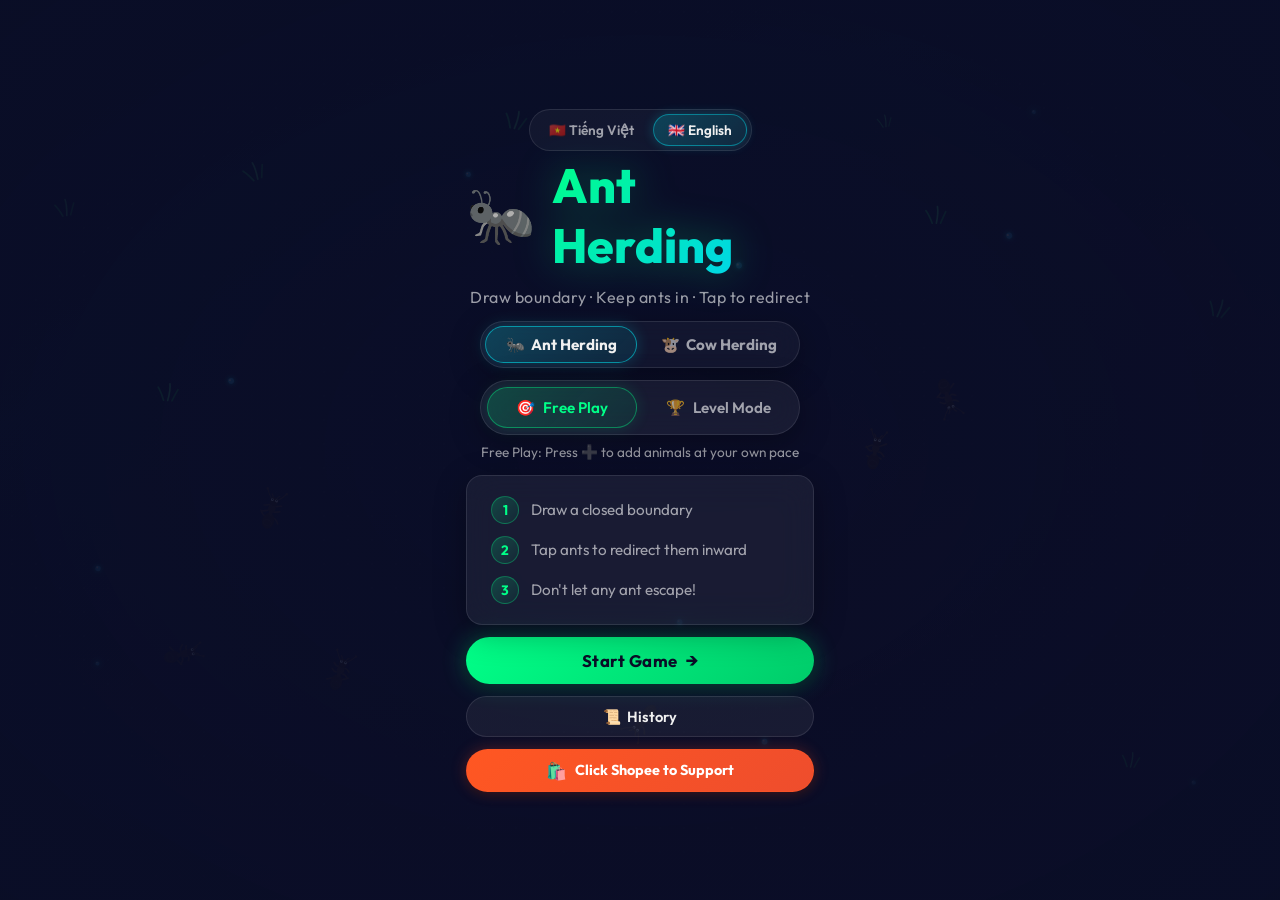
<file: index.html>
<!DOCTYPE html>
<html lang="vi">
<head>
  <meta charset="UTF-8">
  <meta name="viewport" content="width=device-width, initial-scale=1.0, user-scalable=no, maximum-scale=1.0">
  <meta name="description" content="Chăn Kiến - Trò chơi vẽ vòng tròn và giữ kiến bên trong. Chơi trên web và điện thoại Android!">
  <meta name="theme-color" content="#0a0e27">
  
  <!-- PWA & Mobile Meta Tags -->
  <link rel="manifest" href="manifest.json">
  <link rel="icon" type="image/png" href="favicon.png">
  <link rel="apple-touch-icon" href="icons/icon-192.png">
  <meta name="mobile-web-app-capable" content="yes">
  <meta name="apple-mobile-web-app-capable" content="yes">
  <meta name="apple-mobile-web-app-status-bar-style" content="black-translucent">
  <meta name="apple-mobile-web-app-title" content="Chăn Kiến">
  
  <title>🐜 Chăn Kiến - Ant Herding Game</title>
  <link rel="preconnect" href="https://fonts.googleapis.com">
  <link rel="preconnect" href="https://fonts.gstatic.com" crossorigin>
  <link href="https://fonts.googleapis.com/css2?family=Outfit:wght@400;600;700;800&display=swap" rel="stylesheet">
  <link rel="stylesheet" href="style.css">
</head>
<body>
  <div id="game-container">
    <!-- Game Canvas -->
    <canvas id="game-canvas"></canvas>

    <!-- HUD Overlay -->
    <div id="hud" class="glass-panel">
      <div id="level-badge" class="hud-item level-badge hidden">🏆 Cấp 1</div>
      <div id="level-divider" class="hud-divider hidden"></div>
      <div id="score" class="hud-item">⏱ 00:00</div>
      <div class="hud-divider"></div>
      <div id="ant-count" class="hud-item">🐜 × 0</div>
      <div class="hud-divider"></div>
      <div id="resource-count" class="hud-item resource-item" title="Sữa / Hạt Đường thu thập">🥛 0</div>
      <div class="hud-divider"></div>
      <div id="gold-count" class="hud-item resource-item gold-item" title="Đồng Vàng Quý Hiếm">🪙 0</div>
    </div>

    <!-- Quick Buy Bar (1-Click Instant In-Game Upgrades) -->
    <div id="quick-buy-bar" class="quick-buy-bar">
      <button id="qb-btn-helper" class="quick-buy-btn glass-panel" type="button" title="Thuê Nông Dân Tuần Tra">
        <span class="qb-icon">👨‍🌾</span>
        <span class="qb-text">
          <span class="qb-name" id="qb-helper-name">Nông Dân</span>
          <span class="qb-cost" id="qb-helper-cost">3 🥛</span>
        </span>
      </button>
      <button id="qb-btn-magnet" class="quick-buy-btn glass-panel" type="button" title="Nam Châm Hút Sữa Tự Động">
        <span class="qb-icon">🧲</span>
        <span class="qb-text">
          <span class="qb-name" id="qb-magnet-name">Nam Châm</span>
          <span class="qb-cost" id="qb-magnet-cost">5 🥛</span>
        </span>
      </button>
      <button id="qb-btn-reach" class="quick-buy-btn glass-panel" type="button" title="Mở Rộng Tầm Chặn Của Người Hỗ Trợ">
        <span class="qb-icon">📢</span>
        <span class="qb-text">
          <span class="qb-name" id="qb-reach-name">Tầm Chặn</span>
          <span class="qb-cost" id="qb-reach-cost">2 🪙</span>
        </span>
      </button>
    </div>

    <!-- In-Game Controls (Top-Right: Shop, Pause & Quick Restart) -->
    <div id="in-game-controls">
      <button id="shop-btn" class="hud-control-btn shop-btn" aria-label="Cửa Hàng Nông Trại" title="Cửa hàng nâng cấp / Shop">
        <span>🛒</span>
      </button>
      <button id="pause-btn" class="hud-control-btn" aria-label="Tạm dừng" title="Tạm dừng / Pause">
        <span>⏸</span>
      </button>
      <button id="quick-restart-btn" class="hud-control-btn" aria-label="Chơi lại" title="Chơi lại / Restart">
        <span>↻</span>
      </button>
    </div>

    <!-- Farm Upgrades Modal -->
    <div id="shop-screen" class="overlay">
      <div class="overlay-content shop-modal-content">
        <h2 id="shop-title" class="gameover-title" style="color: var(--neon-cyan);">🛒 Nâng Cấp Nông Trại</h2>
        <p class="shop-subtitle">Dùng <span id="shop-res-icon">🥛</span> & 🪙 thu thập để thuê người chăn & nâng cấp gậy!</p>
        
        <div class="shop-balance-badge glass-panel">
          <span>Ví hiện có:</span>
          <span id="shop-balance-val" class="shop-balance-val">0 🥛 | 0 🪙</span>
        </div>

        <div class="shop-items-grid">
          <!-- Upgrade 1: Helper Patrol -->
          <div class="shop-card glass-panel" id="upgrade-card-helper">
            <div class="shop-card-icon">👨‍🌾</div>
            <div class="shop-card-info">
              <div class="shop-card-name" id="up-helper-name">Người Chăn Phụ</div>
              <div class="shop-card-desc" id="up-helper-desc">Chạy tuần tra quanh vòng, vung gậy vụt cứu thú chạm rìa!</div>
              <div class="shop-card-level" id="up-helper-lvl">Cấp: 0/10</div>
            </div>
            <button type="button" class="btn-buy" id="btn-buy-helper">
              <span id="up-helper-cost">3 🥛</span>
            </button>
          </div>

          <!-- Upgrade 2: Long Herding Stick (Tầm Vụt Gậy) -->
          <div class="shop-card glass-panel" id="upgrade-card-reach">
            <div class="shop-card-icon">🦯</div>
            <div class="shop-card-info">
              <div class="shop-card-name" id="up-reach-name">Gậy Chăn Dài (Tầm Vụt)</div>
              <div class="shop-card-desc" id="up-reach-desc">Gậy dài hơn, mở rộng vòng vụt chặn thú từ khoảng cách xa!</div>
              <div class="shop-card-level" id="up-reach-lvl">Cấp: 0/4</div>
            </div>
            <button type="button" class="btn-buy gold-btn" id="btn-buy-reach">
              <span id="up-reach-cost">2 🪙</span>
            </button>
          </div>

          <!-- Upgrade 3: Vacuum Magnet -->
          <div class="shop-card glass-panel" id="upgrade-card-magnet">
            <div class="shop-card-icon">🧲</div>
            <div class="shop-card-info">
              <div class="shop-card-name" id="up-magnet-name">Nam Châm Tự Động</div>
              <div class="shop-card-desc" id="up-magnet-desc">Tự động hút sữa/đường/vàng rơi trên sân về túi bạn.</div>
              <div class="shop-card-level" id="up-magnet-lvl">Cấp: 0/2</div>
            </div>
            <button type="button" class="btn-buy" id="btn-buy-magnet">
              <span id="up-magnet-cost">5 🥛</span>
            </button>
          </div>

          <!-- Upgrade 4: Bumper Shield -->
          <div class="shop-card glass-panel" id="upgrade-card-shield">
            <div class="shop-card-icon">🛡️</div>
            <div class="shop-card-info">
              <div class="shop-card-name" id="up-shield-name">Khiên Đàn Hồi</div>
              <div class="shop-card-desc" id="up-shield-desc">Phản xạ thú lại nếu lỡ chạm mép (cứu thua 1 lần).</div>
              <div class="shop-card-level" id="up-shield-lvl">Cấp: 0/1</div>
            </div>
            <button type="button" class="btn-buy" id="btn-buy-shield">
              <span id="up-shield-cost">8 🥛</span>
            </button>
          </div>
        </div>

        <button id="close-shop-btn" class="btn-primary" type="button" style="margin-top: 4px;">
          <span>Tiếp Tục Chơi ▶</span>
        </button>
      </div>
    </div>

    <!-- Add Ant FAB -->
    <button id="add-ant-btn" aria-label="Thêm kiến">
      <span class="fab-icon">➕</span>
      <span id="add-ant-label" class="fab-label">Thêm kiến</span>
    </button>

    <!-- Drawing Instruction -->
    <div id="draw-instruction">
      <div class="instruction-icon">✏️</div>
      <div id="instruction-text" class="instruction-text">Vẽ một vòng khép kín trên màn hình!</div>
    </div>

    <!-- Start Screen -->
    <div id="start-screen" class="overlay visible">
      <div class="overlay-content">
        <!-- Language Switcher -->
        <div class="lang-switcher-container">
          <div class="lang-switcher">
            <button type="button" class="lang-btn active" data-lang="vi">🇻🇳 Tiếng Việt</button>
            <button type="button" class="lang-btn" data-lang="en">🇬🇧 English</button>
          </div>
        </div>

        <h1 class="game-title">
          <span id="title-emoji" class="title-emoji">🐜</span>
          <span id="title-text" class="title-text">Chăn Kiến</span>
        </h1>
        <p id="game-subtitle" class="game-subtitle">Vẽ vòng tròn · Đặt kiến vào · Chạm kiến đổi hướng</p>

        <!-- Animal Theme Switcher (Kiến 🐜 / Bò 🐮) -->
        <div class="animal-switcher-container">
          <div class="animal-switcher glass-panel">
            <button type="button" class="animal-btn active" data-animal="ant">
              <span>🐜</span>
              <span id="animal-ant-text">Chăn Kiến</span>
            </button>
            <button type="button" class="animal-btn" data-animal="cow">
              <span>🐮</span>
              <span id="animal-cow-text">Chăn Bò</span>
            </button>
          </div>
        </div>

        <!-- Mode Switcher -->
        <div class="mode-switcher-container">
          <div class="mode-switcher glass-panel">
            <button type="button" class="mode-btn active" data-mode="free">
              <span class="mode-icon">🎯</span>
              <span id="mode-free-text" class="mode-text">Tự Do</span>
            </button>
            <button type="button" class="mode-btn" data-mode="level">
              <span class="mode-icon">🏆</span>
              <span id="mode-level-text" class="mode-text">Cấp Độ</span>
            </button>
          </div>
          <div id="mode-desc" class="mode-desc">Chế độ Tự Do: Tự nhấn ➕ để thêm thú tùy thích</div>
        </div>

        <div class="rules-box glass-panel">
          <div class="rule"><span class="rule-num">1</span> <span id="rule-1-text">Vẽ một vòng khép kín</span></div>
          <div class="rule"><span class="rule-num">2</span> <span id="rule-2-text">Chạm vào kiến để đổi hướng</span></div>
          <div class="rule"><span class="rule-num">3</span> <span id="rule-3-text">Đừng để kiến thoát ra!</span></div>
        </div>
        <div class="action-buttons-group">
          <button id="start-btn" class="btn-primary">
            <span id="start-btn-text">Bắt Đầu</span>
            <span class="btn-arrow">→</span>
          </button>
          <button id="history-btn-menu" class="btn-secondary" type="button">
            <span>📜</span>
            <span id="history-menu-text">Lịch Sử Đấu</span>
          </button>
          <button id="install-pwa-btn" class="btn-install" type="button">
            <span>📱</span>
            <span id="install-btn-text">Cài Đặt App Vào Điện Thoại</span>
          </button>
          <a href="https://s.shopee.vn/3qMPGGcTFV" target="_blank" rel="noopener noreferrer" class="shopee-btn" aria-label="Shopee">
            <span class="shopee-icon">🛍️</span>
            <span id="shopee-btn-text">Click Shopee để ủng hộ</span>
          </a>
        </div>
      </div>
    </div>

    <!-- Pause Screen Modal -->
    <div id="pause-screen" class="overlay">
      <div class="overlay-content">
        <h2 id="pause-title" class="gameover-title">⏸ Đang Tạm Dừng</h2>
        <div class="score-card glass-panel">
          <div class="score-row">
            <span id="pause-label-mode" class="score-label">🎮 Chế độ</span>
            <span id="pause-mode-val" class="score-value">Tự Do</span>
          </div>
          <div class="score-row">
            <span id="pause-label-time" class="score-label">⏱ Thời gian</span>
            <span id="pause-time-val" class="score-value">00:00</span>
          </div>
          <div class="score-row">
            <span id="pause-label-ants" class="score-label">🐜 Số kiến</span>
            <span id="pause-ants-val" class="score-value">0</span>
          </div>
        </div>
        <div class="action-buttons-group">
          <button id="resume-btn" class="btn-primary">
            <span id="resume-btn-text">Tiếp Tục Chơi</span>
            <span class="btn-arrow">▶</span>
          </button>
          <div class="btn-row-dual">
            <button id="pause-restart-btn" class="btn-secondary" type="button">
              <span>↻</span>
              <span id="pause-restart-text">Chơi Lại</span>
            </button>
            <button id="pause-menu-btn" class="btn-secondary" type="button">
              <span>🏠</span>
              <span id="pause-menu-text">Menu</span>
            </button>
          </div>
        </div>
      </div>
    </div>

    <!-- Game Over Screen -->
    <div id="game-over-screen" class="overlay">
      <div class="overlay-content">
        <!-- Taunting Ant Face -->
        <div class="taunt-container">
          <div class="taunt-ant">
            <div class="taunt-antenna left"></div>
            <div class="taunt-antenna right"></div>
            <div class="taunt-head">
              <div class="taunt-eye left"><div class="taunt-pupil"></div></div>
              <div class="taunt-eye right"><div class="taunt-pupil"></div></div>
              <div class="taunt-mouth">
                <div class="taunt-tongue"></div>
              </div>
            </div>
          </div>
          <div id="taunt-bubble" class="taunt-text">Lêu lêu! 😝</div>
        </div>
        <h2 id="gameover-title" class="gameover-title">Kiến Thoát Rồi!</h2>
        <div class="score-card glass-panel">
          <div class="score-row">
            <span id="score-label-mode" class="score-label">🎮 Chế độ</span>
            <span id="final-mode" class="score-value">Tự Do</span>
          </div>
          <div id="final-level-row" class="score-row hidden">
            <span id="score-label-level" class="score-label">⭐ Cấp đạt được</span>
            <span id="final-level" class="score-value">Cấp 1</span>
          </div>
          <div class="score-row">
            <span id="score-label-time" class="score-label">⏱ Thời gian</span>
            <span id="final-score" class="score-value">00:00</span>
          </div>
          <div class="score-row">
            <span id="score-label-ants" class="score-label">🐜 Số kiến</span>
            <span id="final-ants" class="score-value">0</span>
          </div>
          <div class="score-divider"></div>
          <div class="score-row highlight">
            <span id="score-label-record" class="score-label">🏆 Kỷ lục</span>
            <span id="high-score" class="score-value">00:00</span>
          </div>
        </div>

        <!-- Google Ads / Support Slot (Ready for Google AdSense) -->
        <div id="ad-slot-wrapper" class="ad-slot-wrapper glass-panel">
          <div class="ad-header">
            <span class="ad-tag">📢 <span id="ad-tag-text">Quảng Cáo / Ủng Hộ</span></span>
            <span id="ad-subtitle-text" class="ad-subtitle">Ủng hộ duy trì máy chủ</span>
          </div>
          <div id="google-ad-container" class="ad-content-box">
            <!-- 
              ============================================================
              DANH CHO GOOGLE ADSENSE (Dán mã adsbygoogle vào đây sau này)
              ============================================================
            -->
            <div class="ad-placeholder-inner">
              <span class="ad-placeholder-icon">🎁</span>
              <p id="ad-placeholder-text" class="ad-placeholder-text">Cảm ơn bạn đã chơi! Click ủng hộ giúp tác giả duy trì máy chủ nhé.</p>
            </div>
          </div>
        </div>

        <div class="action-buttons-group">
          <button id="restart-btn" class="btn-primary">
            <span id="restart-btn-text">Chơi Lại</span>
            <span class="btn-arrow">↻</span>
          </button>
          <div class="btn-row-dual">
            <button id="share-btn" class="btn-share" type="button">
              <span>📤</span>
              <span id="share-btn-text">Chia Sẻ</span>
            </button>
            <button id="history-btn-gameover" class="btn-secondary" type="button">
              <span>📜</span>
              <span id="history-gameover-text">Lịch Sử</span>
            </button>
            <button id="gameover-menu-btn" class="btn-secondary" type="button">
              <span>🏠</span>
              <span id="gameover-menu-text">Menu</span>
            </button>
          </div>
          <a href="https://s.shopee.vn/3qMPGGcTFV" target="_blank" rel="noopener noreferrer" class="shopee-btn" aria-label="Shopee">
            <span class="shopee-icon">🛍️</span>
            <span id="shopee-btn-text-2">Click Shopee để ủng hộ</span>
          </a>
        </div>
      </div>
    </div>

    <!-- Match History Modal -->
    <div id="history-screen" class="overlay">
      <div class="overlay-content history-modal-content">
        <h2 id="history-title" class="gameover-title" style="color: var(--neon-cyan);">📜 Lịch Sử Đấu</h2>
        <p id="history-subtitle" class="history-subtitle">Các ván đấu đã chơi gần đây</p>
        
        <div id="history-list" class="history-list glass-panel">
          <!-- Populated dynamically via JS -->
        </div>

        <div class="history-actions-row">
          <button id="clear-history-btn" class="btn-secondary danger" type="button">
            <span>🗑️</span>
            <span id="clear-history-text">Xóa Lịch Sử</span>
          </button>
          <button id="close-history-btn" class="btn-primary" type="button">
            <span id="close-history-text">Đóng ▶</span>
          </button>
        </div>
      </div>
    </div>

    <!-- Toast Notification -->
    <div id="toast-msg">Đã sao chép thành tựu! 🎉</div>

    <!-- Floating Shopee Corner Badge -->
    <a href="https://s.shopee.vn/3qMPGGcTFV" target="_blank" rel="noopener noreferrer" id="floating-shopee" class="floating-shopee" title="Click Shopee để ủng hộ">
      <span class="floating-shopee-icon">🛍️</span>
      <span class="floating-shopee-text">Ủng hộ Shopee</span>
    </a>
  </div>

  <script src="game.js"></script>

  <!-- PWA Service Worker & Install Handler -->
  <script>
    // Register Service Worker & Auto Update for Installed / Cached Users
    if ('serviceWorker' in navigator) {
      let refreshing = false;

      // When the new service worker takes over, reload to apply new version
      navigator.serviceWorker.addEventListener('controllerchange', () => {
        if (!refreshing) {
          refreshing = true;
          window.location.reload();
        }
      });

      window.addEventListener('load', () => {
        navigator.serviceWorker.register('./sw.js')
          .then((reg) => {
            console.log('[PWA] Service Worker registered:', reg.scope);
            reg.update(); // Check for newer version on server
          })
          .catch((err) => console.error('[PWA] Service Worker registration failed:', err));
      });
    }

    // Handle PWA Install Prompt
    let deferredPrompt;
    const installBtn = document.getElementById('install-pwa-btn');

    window.addEventListener('beforeinstallprompt', (e) => {
      e.preventDefault();
      deferredPrompt = e;
      if (installBtn) {
        installBtn.classList.add('visible');
      }
    });

    if (installBtn) {
      installBtn.addEventListener('click', async () => {
        if (!deferredPrompt) return;
        deferredPrompt.prompt();
        const { outcome } = await deferredPrompt.userChoice;
        console.log(`[PWA] User response: ${outcome}`);
        deferredPrompt = null;
        installBtn.classList.remove('visible');
      });
    }

    window.addEventListener('appinstalled', () => {
      console.log('[PWA] App successfully installed');
      if (installBtn) {
        installBtn.classList.remove('visible');
      }
    });
  </script>
</body>
</html>
</file>
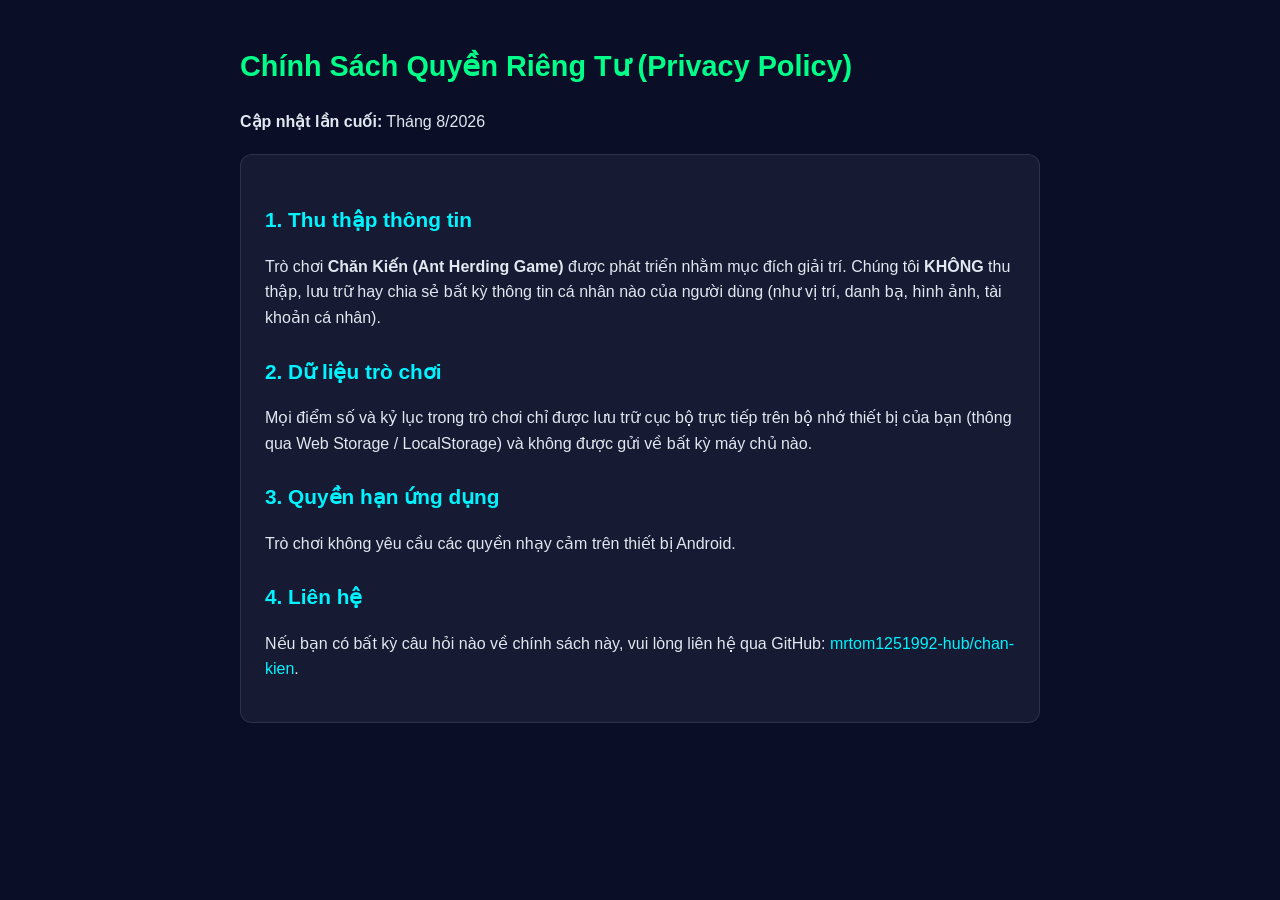
<file: privacy.html>
<!DOCTYPE html>
<html lang="vi">
<head>
  <meta charset="UTF-8">
  <meta name="viewport" content="width=device-width, initial-scale=1.0">
  <title>Chính Sách Quyền Riêng Tư - Chăn Kiến</title>
  <style>
    body {
      font-family: -apple-system, BlinkMacSystemFont, "Segoe UI", Roboto, sans-serif;
      background-color: #0a0e27;
      color: #e2e8f0;
      line-height: 1.6;
      padding: 24px;
      max-width: 800px;
      margin: 0 auto;
    }
    h1 { color: #00ff88; font-size: 1.8rem; }
    h2 { color: #00f3ff; font-size: 1.3rem; margin-top: 24px; }
    a { color: #00f3ff; text-decoration: none; }
    .card {
      background: rgba(255, 255, 255, 0.05);
      border: 1px solid rgba(255, 255, 255, 0.1);
      border-radius: 12px;
      padding: 24px;
      margin-top: 20px;
    }
  </style>
</head>
<body>
  <h1>Chính Sách Quyền Riêng Tư (Privacy Policy)</h1>
  <p><strong>Cập nhật lần cuối:</strong> Tháng 8/2026</p>

  <div class="card">
    <h2>1. Thu thập thông tin</h2>
    <p>Trò chơi <strong>Chăn Kiến (Ant Herding Game)</strong> được phát triển nhằm mục đích giải trí. Chúng tôi <strong>KHÔNG</strong> thu thập, lưu trữ hay chia sẻ bất kỳ thông tin cá nhân nào của người dùng (như vị trí, danh bạ, hình ảnh, tài khoản cá nhân).</p>

    <h2>2. Dữ liệu trò chơi</h2>
    <p>Mọi điểm số và kỷ lục trong trò chơi chỉ được lưu trữ cục bộ trực tiếp trên bộ nhớ thiết bị của bạn (thông qua Web Storage / LocalStorage) và không được gửi về bất kỳ máy chủ nào.</p>

    <h2>3. Quyền hạn ứng dụng</h2>
    <p>Trò chơi không yêu cầu các quyền nhạy cảm trên thiết bị Android.</p>

    <h2>4. Liên hệ</h2>
    <p>Nếu bạn có bất kỳ câu hỏi nào về chính sách này, vui lòng liên hệ qua GitHub: <a href="https://github.com/mrtom1251992-hub/chan-kien">mrtom1251992-hub/chan-kien</a>.</p>
  </div>
</body>
</html>
</file>
<file: style.css>
/* ============================================
   CHĂN KIẾN - ANT HERDING GAME
   Design System & Styles
   ============================================ */

/* --- CSS Custom Properties --- */
:root {
  --bg-primary: #0a0e27;
  --bg-secondary: #0d1333;
  --bg-accent: #1a0a2e;
  --neon-green: #00ff88;
  --neon-green-dim: #00cc6a;
  --neon-glow: rgba(0, 255, 136, 0.4);
  --glass-bg: rgba(255, 255, 255, 0.06);
  --glass-border: rgba(255, 255, 255, 0.1);
  --glass-shadow: rgba(0, 0, 0, 0.3);
  --text-primary: #f0f0f0;
  --text-secondary: rgba(255, 255, 255, 0.6);
  --text-accent: #00ff88;
  --danger: #ff4d6a;
  --gold: #ffd700;
  --font-main: 'Outfit', sans-serif;
  --radius-sm: 8px;
  --radius-md: 16px;
  --radius-lg: 24px;
  --radius-xl: 32px;
  --transition-fast: 0.2s ease;
  --transition-normal: 0.35s ease;
  --transition-slow: 0.6s ease;
}

/* --- Reset & Base --- */
*,
*::before,
*::after {
  margin: 0;
  padding: 0;
  box-sizing: border-box;
}

html, body {
  width: 100%;
  height: 100%;
  overflow: hidden;
  font-family: var(--font-main);
  background: var(--bg-primary);
  color: var(--text-primary);
  -webkit-tap-highlight-color: transparent;
  -webkit-touch-callout: none;
  user-select: none;
  touch-action: none;
}

/* --- Game Container --- */
#game-container {
  position: relative;
  width: 100vw;
  height: 100vh;
  overflow: hidden;
}

#game-canvas {
  display: block;
  width: 100%;
  height: 100%;
  touch-action: none;
  cursor: crosshair;
}

/* --- Glass Panel Utility --- */
.glass-panel {
  background: var(--glass-bg);
  backdrop-filter: blur(16px);
  -webkit-backdrop-filter: blur(16px);
  border: 1px solid var(--glass-border);
  box-shadow: 0 8px 32px var(--glass-shadow);
}

/* --- HUD --- */
#hud {
  position: fixed;
  top: 20px;
  left: 50%;
  transform: translateX(-50%);
  display: flex;
  align-items: center;
  gap: 12px;
  padding: 10px 24px;
  border-radius: var(--radius-xl);
  z-index: 10;
  pointer-events: none;
  opacity: 0;
  transition: opacity var(--transition-normal), transform var(--transition-normal);
}

#hud.visible {
  opacity: 1;
  transform: translateX(-50%) translateY(0);
}

.hud-item {
  font-size: 1.1rem;
  font-weight: 600;
  white-space: nowrap;
  letter-spacing: 0.5px;
}

.hud-divider {
  width: 1px;
  height: 20px;
  background: var(--glass-border);
}

/* --- Add Ant FAB --- */
#add-ant-btn {
  position: fixed;
  bottom: 32px;
  right: 32px;
  display: flex;
  align-items: center;
  gap: 8px;
  padding: 14px 24px;
  background: linear-gradient(135deg, rgba(0, 255, 136, 0.15), rgba(0, 255, 136, 0.05));
  backdrop-filter: blur(16px);
  -webkit-backdrop-filter: blur(16px);
  border: 1.5px solid rgba(0, 255, 136, 0.3);
  border-radius: var(--radius-xl);
  color: var(--neon-green);
  font-family: var(--font-main);
  font-size: 1rem;
  font-weight: 600;
  cursor: pointer;
  z-index: 10;
  opacity: 0;
  pointer-events: none;
  transition: all var(--transition-normal);
  box-shadow: 0 0 20px rgba(0, 255, 136, 0.1), 0 4px 16px var(--glass-shadow);
}

#add-ant-btn.visible {
  opacity: 1;
  pointer-events: auto;
  animation: fabEntrance 0.5s ease backwards;
}

#add-ant-btn:hover {
  background: linear-gradient(135deg, rgba(0, 255, 136, 0.25), rgba(0, 255, 136, 0.1));
  border-color: rgba(0, 255, 136, 0.5);
  box-shadow: 0 0 30px rgba(0, 255, 136, 0.2), 0 4px 20px var(--glass-shadow);
  transform: scale(1.05);
}

#add-ant-btn:active {
  transform: scale(0.95);
}

.fab-icon {
  font-size: 1.2rem;
}

/* --- Drawing Instruction --- */
#draw-instruction {
  position: fixed;
  top: 50%;
  left: 50%;
  transform: translate(-50%, -50%);
  display: flex;
  flex-direction: column;
  align-items: center;
  gap: 12px;
  opacity: 0;
  pointer-events: none;
  transition: opacity var(--transition-normal);
  z-index: 10;
}

#draw-instruction.visible {
  opacity: 1;
  animation: instructionPulse 2s ease-in-out infinite;
}

.instruction-icon {
  font-size: 3rem;
  animation: bounce 1.5s ease-in-out infinite;
}

.instruction-text {
  font-size: 1.3rem;
  font-weight: 600;
  color: var(--text-secondary);
  text-align: center;
  text-shadow: 0 0 20px rgba(0, 0, 0, 0.5);
}

/* --- Overlay Screens (Start & Game Over & Pause) --- */
.overlay {
  position: fixed;
  inset: 0;
  display: flex;
  align-items: center;
  justify-content: center;
  z-index: 100;
  opacity: 0;
  pointer-events: none;
  transition: opacity var(--transition-slow);
  overflow-y: auto;
  -webkit-overflow-scrolling: touch;
  padding: 16px 0;
  box-sizing: border-box;
}

.overlay.visible {
  opacity: 1;
  pointer-events: auto;
}

.overlay::before {
  content: '';
  position: fixed;
  inset: 0;
  background: radial-gradient(ellipse at center, rgba(10, 14, 39, 0.85), rgba(10, 14, 39, 0.98));
  pointer-events: none;
}

.overlay-content {
  position: relative;
  display: flex;
  flex-direction: column;
  align-items: center;
  gap: 12px;
  padding: 20px 16px;
  max-width: 380px;
  width: 92%;
  margin: auto;
  box-sizing: border-box;
  animation: slideUp 0.5s ease backwards;
}

.overlay.visible .overlay-content {
  animation: slideUp 0.5s ease backwards;
}

/* Hide floating corner shopee when any overlay is active */
.overlay.visible ~ #floating-shopee {
  display: none !important;
}

/* --- Start Screen --- */
.lang-switcher-container {
  display: flex;
  justify-content: center;
  width: 100%;
  margin-bottom: -8px;
}

.lang-switcher {
  display: inline-flex;
  gap: 4px;
  padding: 4px;
  border-radius: var(--radius-xl);
  background: rgba(255, 255, 255, 0.04);
  border: 1px solid var(--glass-border);
}

.lang-btn {
  display: inline-flex;
  align-items: center;
  gap: 6px;
  padding: 6px 14px;
  background: transparent;
  border: 1px solid transparent;
  border-radius: var(--radius-lg);
  color: var(--text-secondary);
  font-family: var(--font-main);
  font-size: 0.85rem;
  font-weight: 600;
  cursor: pointer;
  transition: all var(--transition-fast);
}

.lang-btn:hover {
  color: var(--text-primary);
}

.lang-btn.active {
  background: linear-gradient(135deg, rgba(0, 243, 255, 0.2), rgba(0, 243, 255, 0.08));
  border-color: rgba(0, 243, 255, 0.4);
  color: var(--neon-cyan);
  box-shadow: 0 0 12px rgba(0, 243, 255, 0.2);
}

.game-title {
  display: flex;
  align-items: center;
  gap: 16px;
}

.title-emoji {
  font-size: 3.5rem;
  animation: antWalk 1s ease-in-out infinite;
}

.title-text {
  font-size: 3rem;
  font-weight: 800;
  background: linear-gradient(135deg, var(--neon-green), #00ccff);
  -webkit-background-clip: text;
  -webkit-text-fill-color: transparent;
  background-clip: text;
  text-shadow: none;
  filter: drop-shadow(0 0 20px rgba(0, 255, 136, 0.3));
}

.game-subtitle {
  font-size: 1rem;
  color: var(--text-secondary);
  text-align: center;
  letter-spacing: 0.5px;
}

/* --- Animal Switcher (Kiến 🐜 / Bò 🐮) --- */
.animal-switcher-container {
  display: flex;
  justify-content: center;
  width: 100%;
  margin-top: 2px;
}

.animal-switcher {
  display: flex;
  gap: 6px;
  padding: 4px;
  border-radius: var(--radius-xl);
  background: rgba(255, 255, 255, 0.04);
  border: 1px solid var(--glass-border);
  width: 100%;
  max-width: 320px;
}

.animal-btn {
  flex: 1;
  display: flex;
  align-items: center;
  justify-content: center;
  gap: 6px;
  padding: 8px 14px;
  background: transparent;
  border: 1px solid transparent;
  border-radius: var(--radius-lg);
  color: var(--text-secondary);
  font-family: var(--font-main);
  font-size: 0.95rem;
  font-weight: 700;
  cursor: pointer;
  transition: all var(--transition-fast);
}

.animal-btn:hover {
  color: var(--text-primary);
  background: rgba(255, 255, 255, 0.06);
}

.animal-btn.active {
  background: linear-gradient(135deg, rgba(0, 243, 255, 0.2), rgba(0, 243, 255, 0.08));
  border-color: rgba(0, 243, 255, 0.5);
  color: var(--neon-cyan);
  box-shadow: 0 0 15px rgba(0, 243, 255, 0.2);
}

/* --- Mode Switcher --- */
.mode-switcher-container {
  display: flex;
  flex-direction: column;
  align-items: center;
  gap: 8px;
  width: 100%;
}

.mode-switcher {
  display: flex;
  gap: 6px;
  padding: 6px;
  border-radius: var(--radius-xl);
  width: 100%;
  max-width: 320px;
}

.mode-btn {
  flex: 1;
  display: flex;
  align-items: center;
  justify-content: center;
  gap: 8px;
  padding: 10px 16px;
  background: transparent;
  border: 1px solid transparent;
  border-radius: var(--radius-lg);
  color: var(--text-secondary);
  font-family: var(--font-main);
  font-size: 0.95rem;
  font-weight: 600;
  cursor: pointer;
  transition: all var(--transition-fast);
}

.mode-btn:hover {
  color: var(--text-primary);
  background: rgba(255, 255, 255, 0.04);
}

.mode-btn.active {
  background: linear-gradient(135deg, rgba(0, 255, 136, 0.2), rgba(0, 255, 136, 0.08));
  border-color: rgba(0, 255, 136, 0.4);
  color: var(--neon-green);
  box-shadow: 0 0 15px rgba(0, 255, 136, 0.15);
}

.mode-desc {
  font-size: 0.85rem;
  color: var(--text-secondary);
  text-align: center;
  min-height: 20px;
}

/* --- Level Badge in HUD --- */
.level-badge {
  color: var(--gold);
  font-weight: 700;
  text-shadow: 0 0 10px rgba(255, 215, 0, 0.3);
  transition: all 0.3s ease;
}

.level-badge.pulse {
  animation: levelBadgePulse 0.8s ease-in-out 2;
}

@keyframes levelBadgePulse {
  0%, 100% {
    transform: scale(1);
    color: var(--gold);
    text-shadow: 0 0 10px rgba(255, 215, 0, 0.3);
  }
  50% {
    transform: scale(1.25);
    color: #fff;
    text-shadow: 0 0 25px rgba(255, 215, 0, 0.9), 0 0 35px var(--neon-green);
  }
}

.rules-box {
  display: flex;
  flex-direction: column;
  gap: 12px;
  padding: 20px 24px;
  border-radius: var(--radius-md);
  width: 100%;
}

.rule {
  display: flex;
  align-items: center;
  gap: 12px;
  font-size: 0.95rem;
  color: var(--text-secondary);
}

.rule-num {
  display: flex;
  align-items: center;
  justify-content: center;
  width: 28px;
  height: 28px;
  border-radius: 50%;
  background: linear-gradient(135deg, rgba(0, 255, 136, 0.2), rgba(0, 255, 136, 0.05));
  border: 1px solid rgba(0, 255, 136, 0.3);
  color: var(--neon-green);
  font-weight: 700;
  font-size: 0.85rem;
  flex-shrink: 0;
}

/* --- Action Buttons Group --- */
.action-buttons-group {
  display: flex;
  flex-direction: column;
  align-items: center;
  gap: 12px;
  width: 100%;
}

/* --- Install App Button (PWA) --- */
.btn-install {
  display: none;
  align-items: center;
  justify-content: center;
  gap: 10px;
  width: 100%;
  padding: 12px 28px;
  background: linear-gradient(135deg, rgba(0, 243, 255, 0.15), rgba(0, 243, 255, 0.05));
  border: 1.5px solid rgba(0, 243, 255, 0.4);
  border-radius: var(--radius-xl);
  color: var(--neon-cyan);
  font-family: var(--font-main);
  font-size: 1rem;
  font-weight: 600;
  cursor: pointer;
  transition: all var(--transition-fast);
  box-shadow: 0 0 20px rgba(0, 243, 255, 0.15);
}

.btn-install.visible {
  display: flex;
}

.btn-install:hover {
  background: linear-gradient(135deg, rgba(0, 243, 255, 0.3), rgba(0, 243, 255, 0.1));
  border-color: rgba(0, 243, 255, 0.7);
  box-shadow: 0 0 30px rgba(0, 243, 255, 0.3);
  transform: translateY(-2px) scale(1.02);
}

/* --- Primary Button --- */
.btn-primary {
  display: flex;
  align-items: center;
  justify-content: center;
  gap: 8px;
  width: 100%;
  padding: 12px 24px;
  background: linear-gradient(135deg, var(--neon-green), var(--neon-green-dim));
  border: none;
  border-radius: var(--radius-xl);
  color: #0a0e27;
  font-family: var(--font-main);
  font-size: 1.05rem;
  font-weight: 700;
  cursor: pointer;
  transition: all var(--transition-fast);
  box-shadow: 0 0 25px rgba(0, 255, 136, 0.3), 0 4px 12px rgba(0, 0, 0, 0.3);
  letter-spacing: 0.5px;
  text-decoration: none;
}

.btn-primary:hover {
  transform: translateY(-2px) scale(1.02);
  box-shadow: 0 0 35px rgba(0, 255, 136, 0.4), 0 6px 18px rgba(0, 0, 0, 0.3);
}

.btn-primary:active {
  transform: translateY(0) scale(0.98);
  box-shadow: 0 0 15px rgba(0, 255, 136, 0.2), 0 2px 6px rgba(0, 0, 0, 0.3);
}

/* --- Dual Buttons Row --- */
.btn-row-dual {
  display: grid;
  grid-template-columns: 1fr 1fr;
  gap: 8px;
  width: 100%;
}

/* --- Share Button --- */
.btn-share {
  display: flex;
  align-items: center;
  justify-content: center;
  gap: 6px;
  width: 100%;
  padding: 10px 14px;
  background: linear-gradient(135deg, rgba(147, 51, 234, 0.25), rgba(59, 130, 246, 0.25));
  border: 1.5px solid rgba(168, 85, 247, 0.5);
  border-radius: var(--radius-xl);
  color: #c084fc;
  font-family: var(--font-main);
  font-size: 0.92rem;
  font-weight: 700;
  cursor: pointer;
  transition: all var(--transition-fast);
  box-shadow: 0 0 15px rgba(168, 85, 247, 0.2);
}

.btn-share:hover {
  background: linear-gradient(135deg, rgba(147, 51, 234, 0.4), rgba(59, 130, 246, 0.4));
  border-color: rgba(192, 132, 252, 0.8);
  box-shadow: 0 0 25px rgba(168, 85, 247, 0.4);
  transform: translateY(-2px) scale(1.02);
  color: #ffffff;
}

.btn-share:active {
  transform: scale(0.98);
}

/* --- Secondary Button (Menu / Pause buttons) --- */
.btn-secondary {
  display: flex;
  align-items: center;
  justify-content: center;
  gap: 6px;
  width: 100%;
  padding: 10px 14px;
  background: rgba(255, 255, 255, 0.06);
  border: 1.5px solid var(--glass-border);
  border-radius: var(--radius-xl);
  color: var(--text-primary);
  font-family: var(--font-main);
  font-size: 0.92rem;
  font-weight: 600;
  cursor: pointer;
  transition: all var(--transition-fast);
}

.btn-secondary:hover {
  background: rgba(255, 255, 255, 0.12);
  border-color: rgba(255, 255, 255, 0.25);
  transform: translateY(-2px) scale(1.02);
}

.btn-secondary:active {
  transform: scale(0.98);
}

/* --- Resource Counter in HUD --- */
.resource-item {
  color: var(--gold);
  font-weight: 700;
  text-shadow: 0 0 10px rgba(255, 215, 0, 0.4);
  transition: transform 0.2s cubic-bezier(0.175, 0.885, 0.32, 1.275);
}

.resource-item.gold-item {
  color: var(--gold);
  font-weight: 800;
  text-shadow: 0 0 10px rgba(255, 215, 0, 0.45);
}

.resource-item.bump {
  animation: resBump 0.35s ease;
}

@keyframes resBump {
  0% { transform: scale(1); }
  50% { transform: scale(1.35); color: #ffffff; text-shadow: 0 0 20px rgba(255, 215, 0, 0.9); }
  100% { transform: scale(1); }
}

/* --- Quick Buy Bar (1-Click Instant In-Game Upgrades) --- */
.quick-buy-bar {
  position: fixed;
  top: 68px;
  left: 20px;
  display: flex;
  align-items: center;
  gap: 8px;
  z-index: 45;
  opacity: 0;
  pointer-events: none;
  transition: opacity var(--transition-normal), transform var(--transition-normal);
  transform: translateY(-8px);
}

.quick-buy-bar.visible {
  opacity: 1;
  pointer-events: auto;
  transform: translateY(0);
}

.quick-buy-btn {
  display: flex;
  align-items: center;
  gap: 6px;
  padding: 6px 12px;
  border-radius: var(--radius-xl);
  background: rgba(16, 22, 58, 0.75);
  backdrop-filter: blur(12px);
  -webkit-backdrop-filter: blur(12px);
  border: 1px solid var(--glass-border);
  color: var(--text-secondary);
  font-family: var(--font-main);
  cursor: pointer;
  transition: all var(--transition-fast);
  box-shadow: 0 4px 12px rgba(0, 0, 0, 0.3);
  opacity: 0.6;
}

.quick-buy-btn.can-buy {
  opacity: 1;
  border-color: rgba(0, 255, 136, 0.6);
  background: linear-gradient(135deg, rgba(0, 255, 136, 0.2), rgba(16, 22, 58, 0.85));
  color: #ffffff;
  box-shadow: 0 0 15px rgba(0, 255, 136, 0.3);
  animation: qbPulse 1.8s ease-in-out infinite;
}

@keyframes qbPulse {
  0%, 100% { transform: scale(1); }
  50% { transform: scale(1.05); box-shadow: 0 0 20px rgba(0, 255, 136, 0.5); }
}

.quick-buy-btn.can-buy:hover {
  transform: scale(1.08);
  border-color: var(--neon-green);
  box-shadow: 0 0 25px rgba(0, 255, 136, 0.6);
}

.quick-buy-btn.can-buy:active {
  transform: scale(0.95);
}

.quick-buy-btn.maxed {
  opacity: 0.45;
  cursor: default;
  border-color: var(--glass-border);
}

.qb-icon {
  font-size: 1.25rem;
}

.qb-text {
  display: flex;
  flex-direction: column;
  align-items: flex-start;
  line-height: 1.1;
}

.qb-name {
  font-size: 0.76rem;
  font-weight: 700;
  letter-spacing: 0.3px;
}

.qb-cost {
  font-size: 0.72rem;
  font-weight: 800;
  color: var(--gold);
}

/* --- In-Game Controls (Top-Right Floating) --- */
#in-game-controls {
  position: fixed;
  top: 14px;
  right: 14px;
  display: flex;
  align-items: center;
  gap: 8px;
  z-index: 50;
  opacity: 0;
  pointer-events: none;
  transition: opacity var(--transition-normal);
}

#in-game-controls.visible {
  opacity: 1;
  pointer-events: auto;
}

.hud-control-btn {
  display: flex;
  align-items: center;
  justify-content: center;
  width: 40px;
  height: 40px;
  border-radius: 50%;
  background: rgba(16, 22, 58, 0.75);
  backdrop-filter: blur(12px);
  -webkit-backdrop-filter: blur(12px);
  border: 1.5px solid var(--glass-border);
  color: var(--text-primary);
  font-size: 1.1rem;
  cursor: pointer;
  transition: all var(--transition-fast);
  box-shadow: 0 4px 12px rgba(0, 0, 0, 0.3);
}

.hud-control-btn.shop-btn {
  background: linear-gradient(135deg, rgba(234, 179, 8, 0.25), rgba(249, 115, 22, 0.2));
  border-color: rgba(234, 179, 8, 0.5);
  color: var(--gold);
}

.hud-control-btn:hover {
  background: rgba(0, 243, 255, 0.15);
  border-color: var(--neon-cyan);
  color: var(--neon-cyan);
  box-shadow: 0 0 15px rgba(0, 243, 255, 0.3);
  transform: scale(1.08);
}

.hud-control-btn.shop-btn:hover {
  background: linear-gradient(135deg, rgba(234, 179, 8, 0.4), rgba(249, 115, 22, 0.35));
  border-color: var(--gold);
  color: #fff;
  box-shadow: 0 0 18px rgba(234, 179, 8, 0.5);
}

.hud-control-btn:active {
  transform: scale(0.95);
}

/* --- Farm Shop Modal --- */
.shop-modal-content {
  max-width: 420px;
  gap: 10px;
}

.shop-subtitle {
  font-size: 0.82rem;
  color: var(--text-secondary);
  text-align: center;
  margin: -4px 0 2px 0;
}

.shop-balance-badge {
  display: flex;
  align-items: center;
  justify-content: center;
  gap: 8px;
  padding: 8px 18px;
  border-radius: var(--radius-xl);
  font-size: 0.95rem;
  font-weight: 600;
  color: var(--text-primary);
  width: 100%;
}

.shop-balance-val {
  font-size: 1.15rem;
  font-weight: 800;
  color: var(--gold);
  text-shadow: 0 0 12px rgba(255, 215, 0, 0.4);
}

.shop-items-grid {
  display: flex;
  flex-direction: column;
  gap: 8px;
  width: 100%;
}

.shop-card {
  display: flex;
  align-items: center;
  gap: 12px;
  padding: 10px 14px;
  border-radius: var(--radius-lg);
  border: 1px solid var(--glass-border);
  transition: all var(--transition-fast);
}

.shop-card:hover {
  background: rgba(255, 255, 255, 0.05);
  border-color: rgba(0, 243, 255, 0.3);
}

.shop-card-icon {
  font-size: 1.9rem;
  flex-shrink: 0;
  display: flex;
  align-items: center;
  justify-content: center;
  width: 44px;
  height: 44px;
  background: rgba(255, 255, 255, 0.04);
  border-radius: var(--radius-md);
  border: 1px solid var(--glass-border);
}

.shop-card-info {
  flex: 1;
  display: flex;
  flex-direction: column;
  gap: 2px;
}

.shop-card-name {
  font-size: 0.95rem;
  font-weight: 700;
  color: var(--text-primary);
}

.shop-card-desc {
  font-size: 0.76rem;
  color: var(--text-secondary);
  line-height: 1.25;
}

.shop-card-level {
  font-size: 0.74rem;
  font-weight: 700;
  color: var(--neon-cyan);
  margin-top: 1px;
}

.btn-buy {
  padding: 8px 14px;
  background: linear-gradient(135deg, var(--neon-green), var(--neon-green-dim));
  border: none;
  border-radius: var(--radius-md);
  color: #0a0e27;
  font-family: var(--font-main);
  font-size: 0.9rem;
  font-weight: 800;
  cursor: pointer;
  flex-shrink: 0;
  transition: all var(--transition-fast);
  box-shadow: 0 0 15px rgba(0, 255, 136, 0.2);
  white-space: nowrap;
}

.btn-buy:hover:not(:disabled) {
  transform: scale(1.06);
  box-shadow: 0 0 20px rgba(0, 255, 136, 0.4);
}

.btn-buy:active:not(:disabled) {
  transform: scale(0.95);
}

.btn-buy:disabled {
  background: rgba(255, 255, 255, 0.08);
  color: var(--text-secondary);
  box-shadow: none;
  cursor: not-allowed;
  opacity: 0.6;
}

.btn-buy.maxed {
  background: linear-gradient(135deg, rgba(234, 179, 8, 0.3), rgba(249, 115, 22, 0.3));
  border: 1px solid var(--gold);
  color: var(--gold);
  cursor: default;
  opacity: 1;
}

/* --- Toast Notification --- */
#toast-msg {
  position: fixed;
  bottom: 24px;
  left: 50%;
  transform: translateX(-50%) translateY(100px);
  background: linear-gradient(135deg, rgba(16, 22, 58, 0.95), rgba(10, 14, 39, 0.98));
  backdrop-filter: blur(16px);
  -webkit-backdrop-filter: blur(16px);
  border: 1.5px solid var(--neon-cyan);
  box-shadow: 0 0 30px rgba(0, 243, 255, 0.3), 0 8px 32px rgba(0, 0, 0, 0.5);
  color: #ffffff;
  font-family: var(--font-main);
  font-size: 0.9rem;
  font-weight: 600;
  padding: 10px 20px;
  border-radius: var(--radius-xl);
  z-index: 999;
  opacity: 0;
  pointer-events: none;
  transition: all 0.35s cubic-bezier(0.175, 0.885, 0.32, 1.275);
}

#toast-msg.show {
  opacity: 1;
  transform: translateX(-50%) translateY(0);
}

/* --- Shopee Link Button --- */
.shopee-btn {
  display: flex;
  align-items: center;
  justify-content: center;
  gap: 8px;
  width: 100%;
  padding: 10px 20px;
  background: linear-gradient(135deg, #ff5722, #ee4d2d);
  border: 1px solid rgba(255, 87, 34, 0.5);
  border-radius: var(--radius-xl);
  color: #ffffff;
  font-family: var(--font-main);
  font-size: 0.9rem;
  font-weight: 700;
  text-decoration: none;
  cursor: pointer;
  transition: all var(--transition-fast);
  box-shadow: 0 0 15px rgba(238, 77, 45, 0.3), 0 4px 10px rgba(0, 0, 0, 0.3);
}

.shopee-btn:hover {
  background: linear-gradient(135deg, #ff6b3d, #ff5722);
  transform: translateY(-2px) scale(1.02);
  box-shadow: 0 0 20px rgba(238, 77, 45, 0.5), 0 6px 14px rgba(0, 0, 0, 0.4);
}

.shopee-btn:active {
  transform: translateY(0) scale(0.98);
}

.shopee-icon {
  font-size: 1.05rem;
}

/* --- Floating Shopee Corner Badge --- */
.floating-shopee {
  position: fixed;
  bottom: 20px;
  left: 20px;
  display: flex;
  align-items: center;
  gap: 6px;
  padding: 8px 16px;
  background: linear-gradient(135deg, rgba(238, 77, 45, 0.85), rgba(255, 87, 34, 0.75));
  backdrop-filter: blur(12px);
  -webkit-backdrop-filter: blur(12px);
  border: 1px solid rgba(255, 120, 80, 0.4);
  border-radius: var(--radius-xl);
  color: #ffffff;
  font-family: var(--font-main);
  font-size: 0.85rem;
  font-weight: 700;
  text-decoration: none;
  z-index: 90;
  box-shadow: 0 0 15px rgba(238, 77, 45, 0.3), 0 4px 12px rgba(0, 0, 0, 0.3);
  transition: all var(--transition-fast);
  animation: shopeePulse 3s infinite ease-in-out;
}

.floating-shopee:hover {
  transform: translateY(-2px) scale(1.06);
  box-shadow: 0 0 25px rgba(238, 77, 45, 0.5), 0 6px 16px rgba(0, 0, 0, 0.4);
}

.floating-shopee:active {
  transform: scale(0.95);
}

@keyframes shopeePulse {
  0%, 100% { box-shadow: 0 0 12px rgba(238, 77, 45, 0.25); }
  50% { box-shadow: 0 0 24px rgba(238, 77, 45, 0.6); }
}

.btn-arrow {
  font-size: 1.15rem;
  transition: transform var(--transition-fast);
}

.btn-primary:hover .btn-arrow {
  transform: translateX(4px);
}

/* --- Google Ads / Support Ad Slot Wrapper --- */
.ad-slot-wrapper {
  display: flex;
  flex-direction: column;
  gap: 4px;
  width: 100%;
  padding: 8px 12px;
  border-radius: var(--radius-md);
  border: 1px dashed rgba(0, 243, 255, 0.35);
  background: linear-gradient(135deg, rgba(0, 243, 255, 0.05), rgba(10, 14, 39, 0.7));
  box-shadow: 0 2px 10px rgba(0, 0, 0, 0.2);
  transition: all var(--transition-normal);
}

.ad-slot-wrapper:hover {
  border-color: rgba(0, 243, 255, 0.6);
  box-shadow: 0 0 15px rgba(0, 243, 255, 0.15);
}

.ad-header {
  display: flex;
  align-items: center;
  justify-content: space-between;
  gap: 6px;
  font-size: 0.75rem;
  border-bottom: 1px solid rgba(255, 255, 255, 0.08);
  padding-bottom: 3px;
}

.ad-tag {
  color: var(--neon-cyan);
  font-weight: 700;
  letter-spacing: 0.3px;
  display: flex;
  align-items: center;
  gap: 4px;
}

.ad-subtitle {
  color: var(--text-secondary);
  font-size: 0.7rem;
}

.ad-content-box {
  display: flex;
  align-items: center;
  justify-content: center;
  min-height: 40px;
  width: 100%;
  overflow: hidden;
  border-radius: var(--radius-sm);
}

.ad-placeholder-inner {
  display: flex;
  align-items: center;
  gap: 8px;
  padding: 4px 6px;
  background: rgba(255, 255, 255, 0.02);
  border-radius: var(--radius-sm);
  width: 100%;
}

.ad-placeholder-icon {
  font-size: 1.25rem;
  animation: adIconBob 2s infinite ease-in-out;
}

@keyframes adIconBob {
  0%, 100% { transform: translateY(0); }
  50% { transform: translateY(-3px) scale(1.1); }
}

.ad-placeholder-text {
  font-size: 0.72rem;
  color: #cbd5e1;
  line-height: 1.25;
  margin: 0;
}

/* --- Taunting Ant Face (Compact) --- */
.taunt-container {
  display: flex;
  flex-direction: column;
  align-items: center;
  gap: 4px;
  animation: tauntBounceIn 0.6s ease backwards 0.1s;
  cursor: pointer;
  padding: 0;
  transition: transform 0.2s ease;
}

.taunt-container:hover {
  transform: scale(1.05);
}

.taunt-container:active {
  transform: scale(0.95);
}

.taunt-container.taunt-pop .taunt-ant {
  animation: tauntCrazyWobble 0.4s ease-in-out infinite alternate;
}

.taunt-container.taunt-pop .taunt-tongue {
  animation: tauntTongueCrazy 0.2s ease-in-out infinite alternate;
}

@keyframes tauntCrazyWobble {
  0% { transform: rotate(-18deg) scale(1.1); }
  100% { transform: rotate(18deg) scale(1.1); }
}

@keyframes tauntTongueCrazy {
  0% { height: 16px; bottom: -12px; }
  100% { height: 26px; bottom: -20px; }
}

.taunt-ant {
  position: relative;
  width: 65px;
  height: 70px;
  animation: tauntWobble 0.6s ease-in-out infinite;
}

.taunt-head {
  position: absolute;
  bottom: 0;
  left: 50%;
  transform: translateX(-50%);
  width: 55px;
  height: 48px;
  background: radial-gradient(ellipse at 40% 35%, #5a3a25, #2d1810);
  border-radius: 50% 50% 45% 45%;
  box-shadow: 0 4px 12px rgba(0, 0, 0, 0.4), inset 0 -2px 6px rgba(0,0,0,0.3);
}

.taunt-eye {
  position: absolute;
  top: 12px;
  width: 13px;
  height: 14px;
  background: #fff;
  border-radius: 50%;
  box-shadow: inset 0 1px 3px rgba(0,0,0,0.1);
  overflow: hidden;
}

.taunt-eye.left { left: 9px; }
.taunt-eye.right { right: 9px; }

.taunt-pupil {
  position: absolute;
  bottom: 3px;
  left: 50%;
  transform: translateX(-50%);
  width: 7px;
  height: 8px;
  background: #1a1a1a;
  border-radius: 50%;
  animation: tauntLookAround 2s ease-in-out infinite;
}

.taunt-pupil::after {
  content: '';
  position: absolute;
  top: 1.5px;
  right: 1px;
  width: 2.5px;
  height: 2.5px;
  background: #fff;
  border-radius: 50%;
}

.taunt-mouth {
  position: absolute;
  bottom: 7px;
  left: 50%;
  transform: translateX(-50%);
  width: 18px;
  height: 9px;
  background: #1a0808;
  border-radius: 0 0 50% 50%;
  overflow: visible;
}

.taunt-tongue {
  position: absolute;
  bottom: -11px;
  left: 50%;
  transform: translateX(-50%);
  width: 12px;
  height: 14px;
  background: linear-gradient(180deg, #ff6b8a, #ff4d6a);
  border-radius: 40% 40% 50% 50%;
  animation: tauntTongue 0.8s ease-in-out infinite;
}

.taunt-tongue::before {
  content: '';
  position: absolute;
  top: 4px;
  left: 50%;
  transform: translateX(-50%);
  width: 1.5px;
  height: 6px;
  background: rgba(0, 0, 0, 0.15);
  border-radius: 1px;
}

.taunt-antenna {
  position: absolute;
  top: 0;
  width: 2px;
  height: 24px;
  background: #3d2b1f;
  border-radius: 2px;
  transform-origin: bottom center;
}

.taunt-antenna.left {
  left: 15px;
  transform: rotate(-25deg);
  animation: tauntAntennaLeft 0.8s ease-in-out infinite;
}

.taunt-antenna.right {
  right: 15px;
  transform: rotate(25deg);
  animation: tauntAntennaRight 0.8s ease-in-out infinite;
}

.taunt-antenna::after {
  content: '';
  position: absolute;
  top: -3px;
  left: 50%;
  transform: translateX(-50%);
  width: 5px;
  height: 5px;
  background: #3d2b1f;
  border-radius: 50%;
}

.taunt-text {
  font-size: 1.25rem;
  font-weight: 800;
  color: var(--gold);
  text-shadow: 0 0 15px rgba(255, 215, 0, 0.4);
  animation: tauntTextBounce 0.5s ease-in-out infinite alternate;
  letter-spacing: 1px;
  margin: 0;
}

@keyframes tauntWobble {
  0%, 100% { transform: rotate(-6deg); }
  50% { transform: rotate(6deg); }
}

@keyframes tauntTongue {
  0%, 100% { height: 14px; bottom: -11px; }
  50% { height: 18px; bottom: -15px; }
}

@keyframes tauntLookAround {
  0%, 100% { transform: translateX(-70%); }
  50% { transform: translateX(-30%); }
}

@keyframes tauntAntennaLeft {
  0%, 100% { transform: rotate(-25deg); }
  50% { transform: rotate(-40deg); }
}

@keyframes tauntAntennaRight {
  0%, 100% { transform: rotate(25deg); }
  50% { transform: rotate(40deg); }
}

@keyframes tauntBounceIn {
  0% { opacity: 0; transform: scale(0.3) translateY(20px); }
  50% { transform: scale(1.1) translateY(-3px); }
  100% { opacity: 1; transform: scale(1) translateY(0); }
}

@keyframes tauntTextBounce {
  from { transform: translateY(0) scale(1); }
  to { transform: translateY(-3px) scale(1.04); }
}

.gameover-title {
  font-size: 1.35rem;
  font-weight: 800;
  color: var(--danger);
  text-shadow: 0 0 20px rgba(255, 77, 106, 0.3);
  margin: 0;
}

.score-card {
  display: flex;
  flex-direction: column;
  gap: 8px;
  padding: 12px 18px;
  border-radius: var(--radius-md);
  width: 100%;
}

.score-row {
  display: flex;
  justify-content: space-between;
  align-items: center;
}

.score-label {
  font-size: 0.9rem;
  color: var(--text-secondary);
}

.score-value {
  font-size: 1.05rem;
  font-weight: 700;
  font-variant-numeric: tabular-nums;
}

.score-divider {
  height: 1px;
  background: var(--glass-border);
}

.score-row.highlight .score-value {
  color: var(--gold);
  text-shadow: 0 0 15px rgba(255, 215, 0, 0.3);
}

.new-record {
  display: none;
  font-size: 0.8rem;
  color: var(--gold);
  font-weight: 600;
  animation: newRecordPulse 1s ease-in-out infinite;
}

.new-record.visible {
  display: inline;
}

/* ============================================
   ANIMATIONS
   ============================================ */

@keyframes slideUp {
  from {
    opacity: 0;
    transform: translateY(30px);
  }
  to {
    opacity: 1;
    transform: translateY(0);
  }
}

@keyframes fabEntrance {
  from {
    opacity: 0;
    transform: scale(0.5) translateY(20px);
  }
  to {
    opacity: 1;
    transform: scale(1) translateY(0);
  }
}

@keyframes instructionPulse {
  0%, 100% { opacity: 0.7; transform: translate(-50%, -50%) scale(1); }
  50% { opacity: 1; transform: translate(-50%, -50%) scale(1.05); }
}

@keyframes bounce {
  0%, 100% { transform: translateY(0); }
  50% { transform: translateY(-8px); }
}

@keyframes antWalk {
  0%, 100% { transform: rotate(-5deg); }
  50% { transform: rotate(5deg); }
}

@keyframes escapeAnt {
  0% { transform: translateX(0) scale(1); opacity: 1; }
  50% { transform: translateX(30px) scale(1.2); opacity: 1; }
  100% { transform: translateX(0) scale(1); opacity: 1; }
}

@keyframes newRecordPulse {
  0%, 100% { opacity: 1; }
  50% { opacity: 0.5; }
}

@keyframes screenShake {
  0%, 100% { transform: translate(0, 0); }
  10% { transform: translate(-3px, -2px); }
  20% { transform: translate(3px, 2px); }
  30% { transform: translate(-2px, 3px); }
  40% { transform: translate(2px, -3px); }
  50% { transform: translate(-1px, 1px); }
}

/* ============================================
   RESPONSIVE
   ============================================ */

@media (max-width: 768px) {
  .title-text {
    font-size: 2rem;
  }

  .title-emoji {
    font-size: 2.2rem;
  }

  .overlay-content {
    padding: 16px 14px;
    gap: 10px;
    max-width: 360px;
  }

  .game-subtitle {
    font-size: 0.85rem;
  }

  .rules-box {
    padding: 12px 14px;
    gap: 8px;
  }

  .rule {
    font-size: 0.82rem;
  }

  #hud {
    top: 8px;
    left: 8px;
    right: auto;
    transform: none;
    padding: 5px 10px;
    gap: 6px;
    max-width: calc(100vw - 128px);
    overflow-x: auto;
    -webkit-overflow-scrolling: touch;
    border-radius: var(--radius-md);
    scrollbar-width: none;
  }

  #hud::-webkit-scrollbar {
    display: none;
  }

  #hud.visible {
    opacity: 1;
    transform: none;
  }

  .hud-item {
    font-size: 0.78rem;
    letter-spacing: 0.2px;
  }

  .hud-divider {
    height: 12px;
  }

  #in-game-controls {
    top: 8px;
    right: 8px;
    gap: 5px;
  }

  .hud-control-btn {
    width: 32px;
    height: 32px;
    font-size: 0.85rem;
  }

  .quick-buy-bar {
    top: 48px;
    left: 8px;
    right: 8px;
    gap: 5px;
    display: flex;
    flex-wrap: nowrap;
    overflow-x: auto;
    -webkit-overflow-scrolling: touch;
    scrollbar-width: none;
    max-width: calc(100vw - 16px);
  }

  .quick-buy-bar::-webkit-scrollbar {
    display: none;
  }

  .quick-buy-btn {
    padding: 4px 8px;
    gap: 4px;
    border-radius: 10px;
    flex: 1 1 auto;
    min-width: fit-content;
  }

  .qb-icon {
    font-size: 1rem;
  }

  .qb-name {
    font-size: 0.68rem;
  }

  .qb-cost {
    font-size: 0.65rem;
  }

  #add-ant-btn {
    bottom: 20px;
    right: 20px;
    padding: 10px 16px;
    font-size: 0.85rem;
  }
}

/* Compact layout for screens with height <= 700px (iPhone SE, iPhone 8, Galaxy S...) */
@media (max-height: 700px) {
  .overlay {
    padding: 8px 0;
  }

  .overlay-content {
    padding: 12px 14px;
    gap: 8px;
    max-width: 350px;
  }

  .taunt-ant {
    width: 52px;
    height: 56px;
  }

  .taunt-head {
    width: 44px;
    height: 38px;
  }

  .taunt-eye {
    top: 9px;
    width: 10px;
    height: 11px;
  }

  .taunt-text {
    font-size: 1.1rem;
  }

  .gameover-title {
    font-size: 1.2rem;
  }

  .score-card {
    padding: 8px 12px;
    gap: 4px;
  }

  .score-label {
    font-size: 0.82rem;
  }

  .score-value {
    font-size: 0.95rem;
  }

  .ad-slot-wrapper {
    padding: 6px 10px;
    gap: 2px;
  }

  .ad-header {
    font-size: 0.7rem;
    padding-bottom: 2px;
  }

  .ad-content-box {
    min-height: 32px;
  }

  .ad-placeholder-text {
    font-size: 0.68rem;
    line-height: 1.2;
  }

  .action-buttons-group {
    gap: 6px;
  }

  .btn-primary {
    padding: 9px 18px;
    font-size: 0.95rem;
  }

  .btn-share, .btn-secondary {
    padding: 8px 10px;
    font-size: 0.85rem;
  }

  .shopee-btn {
    padding: 8px 14px;
    font-size: 0.82rem;
  }
}

@media (max-width: 380px) {
  .title-text {
    font-size: 1.7rem;
  }

  .overlay-content {
    padding: 12px 12px;
    gap: 8px;
  }

  #add-ant-btn {
    bottom: 14px;
    right: 14px;
  }
}

/* --- Match History Modal Styles --- */
.history-modal-content {
  max-width: 440px;
  width: 92%;
  max-height: 85vh;
  display: flex;
  flex-direction: column;
}

.history-subtitle {
  font-size: 0.84rem;
  color: var(--text-secondary);
  margin-top: -4px;
  margin-bottom: 6px;
}

.history-list {
  display: flex;
  flex-direction: column;
  gap: 8px;
  max-height: 48vh;
  overflow-y: auto;
  padding: 8px;
  border-radius: var(--radius-lg);
  border: 1px solid var(--glass-border);
  scrollbar-width: thin;
}

.history-list::-webkit-scrollbar {
  width: 5px;
}

.history-list::-webkit-scrollbar-thumb {
  background: rgba(255, 255, 255, 0.2);
  border-radius: 4px;
}

.history-card {
  display: flex;
  align-items: center;
  justify-content: space-between;
  padding: 8px 12px;
  background: rgba(255, 255, 255, 0.04);
  border: 1px solid var(--glass-border);
  border-radius: var(--radius-md);
  transition: all var(--transition-fast);
}

.history-card:hover {
  background: rgba(255, 255, 255, 0.08);
  border-color: rgba(0, 243, 255, 0.35);
  transform: translateY(-1px);
}

.history-card-left {
  display: flex;
  align-items: center;
  gap: 10px;
}

.history-animal-icon {
  font-size: 1.6rem;
  display: flex;
  align-items: center;
  justify-content: center;
  width: 38px;
  height: 38px;
  background: rgba(255, 255, 255, 0.05);
  border-radius: var(--radius-md);
  border: 1px solid var(--glass-border);
}

.history-main-info {
  display: flex;
  flex-direction: column;
  gap: 2px;
}

.history-time-survived {
  font-size: 0.95rem;
  font-weight: 700;
  color: var(--text-primary);
}

.history-details {
  font-size: 0.75rem;
  color: var(--text-secondary);
}

.history-card-right {
  display: flex;
  flex-direction: column;
  align-items: flex-end;
  gap: 2px;
}

.history-resources {
  font-size: 0.8rem;
  font-weight: 700;
  color: var(--gold);
}

.history-date {
  font-size: 0.68rem;
  color: rgba(255, 255, 255, 0.4);
}

.history-empty {
  text-align: center;
  padding: 28px 12px;
  color: var(--text-secondary);
  font-size: 0.88rem;
}

.history-actions-row {
  display: flex;
  align-items: center;
  gap: 10px;
  width: 100%;
  margin-top: 10px;
}

.btn-secondary.danger:hover {
  border-color: #ef4444;
  color: #ef4444;
  background: rgba(239, 68, 68, 0.12);
}

/* --- Utility --- */
.hidden {
  display: none !important;
}
</file>
